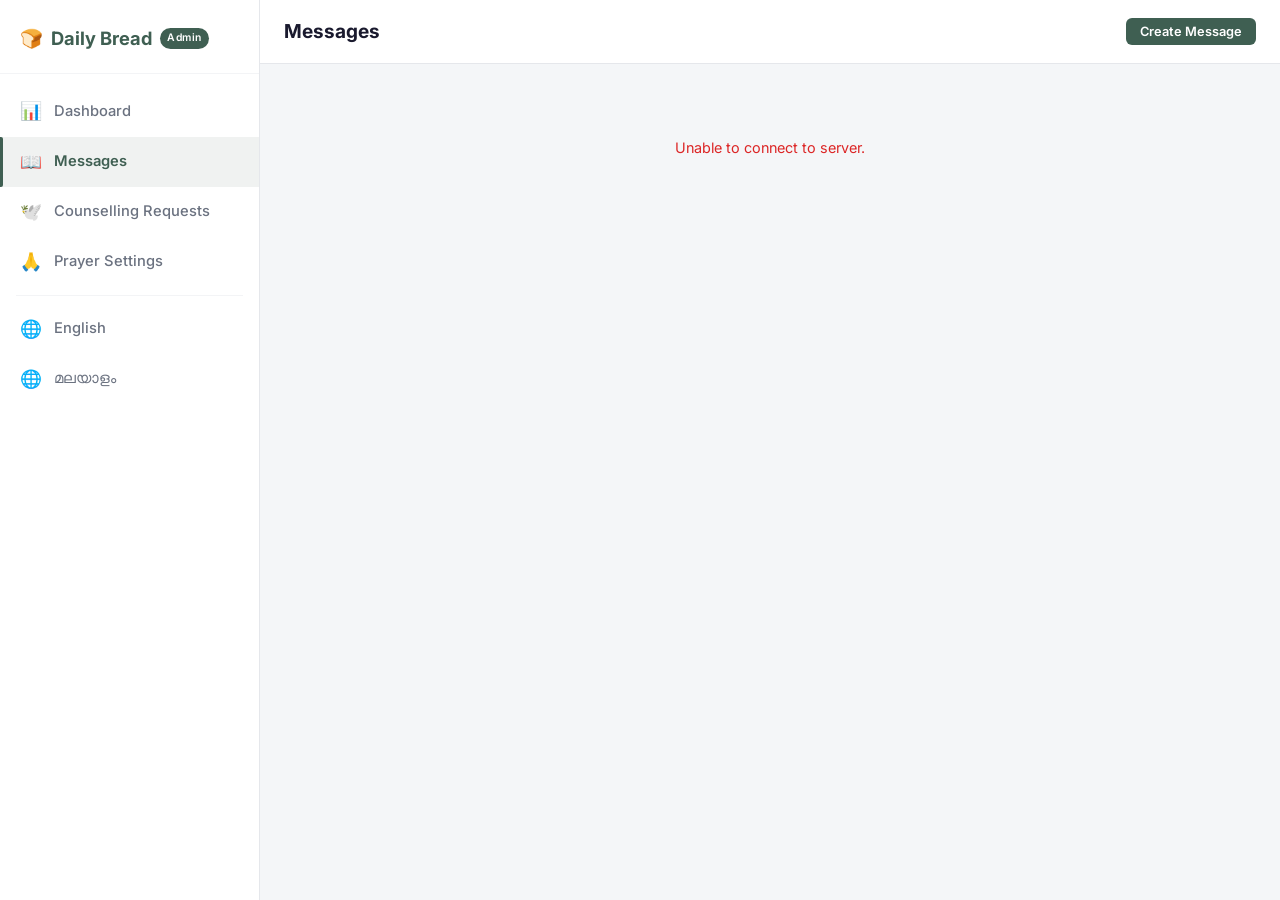
<file: messages.html>
<!DOCTYPE html>
<html lang="en">
<head>
  <meta charset="UTF-8">
  <meta name="viewport" content="width=device-width, initial-scale=1.0">
  <meta name="robots" content="noindex, nofollow">
  <title>Daily Bread — Messages</title>
  <link rel="preconnect" href="https://fonts.googleapis.com">
  <link rel="preconnect" href="https://fonts.gstatic.com" crossorigin>
  <link href="https://fonts.googleapis.com/css2?family=Inter:wght@300;400;500;600;700&family=Noto+Sans+Malayalam:wght@300;400;500;600;700&display=swap" rel="stylesheet">
  <link rel="stylesheet" href="css/main.css">
  <link rel="stylesheet" href="css/components.css">
  <!-- Mobile & PWA -->
  <meta name="theme-color" content="#2E4A3E">
  <meta name="mobile-web-app-capable" content="yes">
  <meta name="apple-mobile-web-app-capable" content="yes">
  <meta name="apple-mobile-web-app-status-bar-style" content="default">
  <link rel="icon" type="image/png" href="assets/favicon.png">
  <link rel="apple-touch-icon" href="assets/apple-touch-icon.png">
  <link rel="manifest" href="manifest.json">
  <style>
    /* ── Messages page mobile overrides ───────────────────────── */

    /* Action bar sits just below the header, above the list */
    .msg-action-bar {
      display: flex;
      align-items: center;
      gap: 10px;
      padding: 12px 0 4px;
      margin-bottom: 12px;
    }
    .msg-action-bar .btn-create {
      flex: 1;
    }

    /* Message card — mobile-card style (stacked layout) */
    .msg-card {
      background: var(--card-bg);
      border: 1px solid var(--border);
      border-radius: var(--radius-md);
      margin-bottom: 10px;
      overflow: hidden;
      transition: box-shadow 0.15s;
    }
    .msg-card:hover, .msg-card:focus-within {
      box-shadow: var(--shadow-md);
    }
    .msg-card-body {
      padding: 14px 16px 10px;
    }
    .msg-card-title {
      font-size: 0.97rem;
      font-weight: 700;
      color: var(--text);
      margin-bottom: 5px;
      line-height: 1.4;
      /* Allow wrapping on mobile */
      white-space: normal;
      word-break: break-word;
    }
    .msg-card-preview {
      font-size: 0.83rem;
      color: var(--text-muted);
      line-height: 1.5;
      margin-bottom: 8px;
      display: -webkit-box;
      -webkit-line-clamp: 2;
      -webkit-box-orient: vertical;
      overflow: hidden;
    }
    .msg-card-meta {
      display: flex;
      align-items: center;
      gap: 7px;
      flex-wrap: wrap;
      margin-bottom: 10px;
    }
    .msg-card-date {
      font-size: 0.72rem;
      color: var(--text-light);
    }

    /* Action row at bottom of each card — full-width touch targets */
    .msg-card-actions {
      display: flex;
      border-top: 1px solid var(--border-light);
    }
    .msg-card-action-btn {
      flex: 1;
      display: flex;
      align-items: center;
      justify-content: center;
      gap: 5px;
      padding: 12px 8px;
      font-size: 0.82rem;
      font-weight: 600;
      color: var(--text-muted);
      background: none;
      border: none;
      cursor: pointer;
      transition: background 0.15s, color 0.15s;
      border-right: 1px solid var(--border-light);
      touch-action: manipulation;
      min-height: 48px;
    }
    .msg-card-action-btn:last-child { border-right: none; }
    .msg-card-action-btn:hover, .msg-card-action-btn:active {
      background: var(--bg-alt);
    }
    .msg-card-action-btn.publish  { color: var(--primary); }
    .msg-card-action-btn.unpublish{ color: var(--text-muted); }
    .msg-card-action-btn.delete   { color: var(--error); }
    .msg-card-action-btn.delete:hover { background: var(--error-bg); }

    /* Floating Action Button */
    .fab {
      position: fixed;
      bottom: 24px;
      right: 20px;
      width: 56px;
      height: 56px;
      border-radius: 50%;
      background: var(--primary);
      color: white;
      font-size: 1.6rem;
      display: none;  /* shown only on mobile via media query */
      align-items: center;
      justify-content: center;
      box-shadow: 0 4px 16px rgba(63,95,82,0.4);
      border: none;
      cursor: pointer;
      z-index: 200;
      transition: transform 0.15s, box-shadow 0.15s;
      touch-action: manipulation;
    }
    .fab:active { transform: scale(0.93); box-shadow: 0 2px 8px rgba(63,95,82,0.3); }

    /* On mobile: show FAB, simplify action bar, add bottom padding for FAB */
    @media (max-width: 768px) {
      .fab { display: flex; }

      /* Hide "Create Message" from action bar on mobile — FAB handles it */
      .msg-action-bar .btn-create { display: none; }

      /* Delete All full width when create is hidden */
      .msg-action-bar {
        padding: 10px 0 2px;
      }
      #delete-all-btn {
        width: 100%;
        justify-content: center;
      }

      /* Extra bottom padding so FAB doesn't cover last card */
      .page-body { padding-bottom: 88px !important; }

      /* Safe area bottom padding for notched phones */
      .fab {
        bottom: calc(20px + env(safe-area-inset-bottom, 0));
      }
    }

    @media (max-width: 480px) {
      .msg-card-body { padding: 12px 14px 8px; }
      .msg-card-action-btn { font-size: 0.78rem; padding: 11px 4px; }
    }
  </style>
</head>
<body>
  <div class="drawer-overlay" id="drawer-overlay"></div>

  <!-- Create/Edit Slide Panel -->
  <div class="slide-panel-backdrop" id="msg-panel-backdrop"></div>
  <div class="slide-panel" id="msg-panel" role="dialog" aria-modal="true" aria-labelledby="panel-title">
    <div class="slide-panel-header">
      <h2 class="slide-panel-title" id="panel-title" data-i18n="createMessage">Create Message</h2>
      <button class="slide-panel-close" id="panel-close" aria-label="Close">✕</button>
    </div>
    <div class="slide-panel-body">
      <form id="msg-form">
        <div class="form-group">
          <label class="form-label" for="msg-title">
            <span data-i18n="title">Title</span>
            <span style="font-size:0.75rem;color:var(--text-muted);margin-left:6px" data-i18n="titleOptional">Optional</span>
          </label>
          <input class="form-input" type="text" id="msg-title" maxlength="200">
        </div>

        <div class="form-group">
          <label class="form-label" for="msg-content">
            <span data-i18n="content">Content</span>
            <span class="form-required">*</span>
          </label>
          <textarea class="form-textarea" id="msg-content" rows="6" maxlength="10000" required></textarea>
        </div>

        <div class="form-group">
          <label class="form-label" for="msg-reference">
            <span data-i18n="bibleReference">Bible Reference</span>
          </label>
          <input class="form-input" type="text" id="msg-reference" placeholder="e.g. Psalm 46:10" maxlength="200">
        </div>

        <div class="form-group">
          <label class="form-label" data-i18n="contentLang">Content Language</label>
          <div class="radio-group">
            <label class="radio-option">
              <input type="radio" name="language" id="lang-en" value="en" checked>
              <span data-i18n="english">English</span>
            </label>
            <label class="radio-option">
              <input type="radio" name="language" id="lang-ml" value="ml">
              <span data-i18n="malayalam">Malayalam</span>
            </label>
          </div>
          <!-- Hidden select that JS reads -->
          <select id="msg-language" style="display:none">
            <option value="en">English</option>
            <option value="ml">Malayalam</option>
          </select>
        </div>

        <div class="form-group">
          <div class="toggle-wrap">
            <label class="toggle">
              <input type="checkbox" id="publish-toggle">
              <span class="toggle-slider"></span>
            </label>
            <span class="toggle-label" data-i18n="publishNow">Publish Now</span>
          </div>
        </div>
      </form>
    </div>
    <div class="slide-panel-footer">
      <button class="btn btn-ghost" onclick="window.closePanel()">Cancel</button>
      <button class="btn btn-primary" id="panel-save-btn" type="submit" form="msg-form" data-i18n="save">Save</button>
    </div>
  </div>

  <div class="admin-layout">
    <aside class="sidebar" id="sidebar">
      <div class="sidebar-header">
        <div class="sidebar-logo">🍞 <span data-i18n="appName">Daily Bread</span> <span class="sidebar-badge" data-i18n="adminBadge">Admin</span></div>
      </div>
      <nav class="sidebar-nav">
        <a href="index.html"><span class="nav-icon">📊</span> <span data-i18n="dashboard">Dashboard</span></a>
        <a href="messages.html" class="active"><span class="nav-icon">📖</span> <span data-i18n="messages">Messages</span></a>
        <a href="counselling.html"><span class="nav-icon">🕊️</span> <span data-i18n="counsellingRequests">Counselling Requests</span><span class="nav-badge" id="counselling-badge" style="display:none"></span></a>
        <a href="prayer.html"><span class="nav-icon">🙏</span> <span data-i18n="prayerSettings">Prayer Settings</span></a>
        <div class="nav-divider"></div>
        <a href="#" onclick="window.switchLanguage('en');return false;"><span class="nav-icon">🌐</span> English</a>
        <a href="#" onclick="window.switchLanguage('ml');return false;"><span class="nav-icon">🌐</span> മലയാളം</a>
      </nav>
    </aside>

    <div class="main-content">
      <header class="top-header">
        <button class="hamburger-btn" id="hamburger-btn" aria-label="Open menu"><span></span><span></span><span></span></button>
        <h1 data-i18n="messages">Messages</h1>
        <!-- Desktop-only: action buttons in header -->
        <div class="msg-header-actions-desktop" style="display:flex;gap:8px">
          <button class="btn btn-danger btn-sm" id="delete-all-btn-desktop" style="display:none" data-i18n="deleteAll">Delete All</button>
          <button class="btn btn-primary btn-sm" id="create-msg-btn-desktop" data-i18n="createMessage">+ Create Message</button>
        </div>
      </header>

      <div class="page-body">
        <!-- Mobile-only action bar (sits just below header) -->
        <div class="msg-action-bar" id="msg-action-bar">
          <button class="btn btn-primary btn-create" id="create-msg-btn" data-i18n="createMessage">
            ✏️ Create Message
          </button>
          <button class="btn btn-danger" id="delete-all-btn" style="display:none" data-i18n="deleteAll">🗑️ Delete All</button>
        </div>

        <!-- Messages list -->
        <div id="messages-list">
          <div style="padding:32px;text-align:center;color:var(--text-muted)">Loading...</div>
        </div>
      </div>
    </div>
  </div>

  <!-- Floating Action Button (mobile only) -->
  <button class="fab" id="fab-create-btn" aria-label="Create Message" title="Create Message">＋</button>

  <script type="module">
    // Sync radio buttons with hidden select
    document.querySelectorAll('input[name="language"]').forEach(radio => {
      radio.addEventListener('change', () => {
        document.getElementById('msg-language').value = radio.value;
      });
    });
    window.closePanel = function() {
      import('./js/app.js').then(({ closeSlidePanel }) => closeSlidePanel('msg-panel'));
    };
  </script>
  <script type="module" src="js/messages.js"></script>
</body>
</html>
</file>
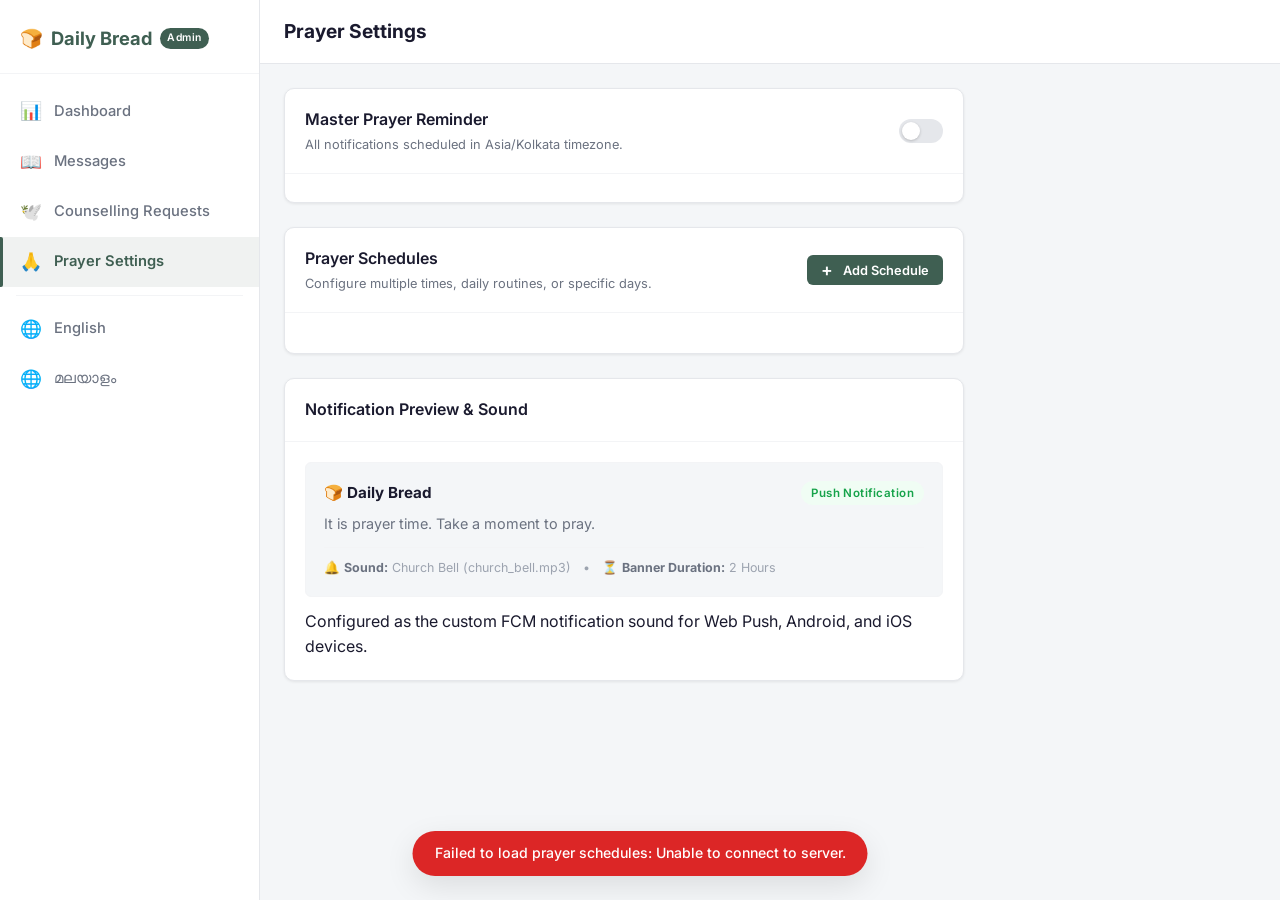
<file: prayer.html>
<!DOCTYPE html>
<html lang="en">
<head>
  <meta charset="UTF-8">
  <meta name="viewport" content="width=device-width, initial-scale=1.0">
  <meta name="robots" content="noindex, nofollow">
  <title>Daily Bread — Prayer Settings</title>
  <link rel="preconnect" href="https://fonts.googleapis.com">
  <link rel="preconnect" href="https://fonts.gstatic.com" crossorigin>
  <link href="https://fonts.googleapis.com/css2?family=Inter:wght@300;400;500;600;700&family=Noto+Sans+Malayalam:wght@300;400;500;600;700&display=swap" rel="stylesheet">
  <link rel="stylesheet" href="css/main.css">
  <link rel="stylesheet" href="css/components.css">
  <!-- Mobile & PWA -->
  <meta name="theme-color" content="#2E4A3E">
  <meta name="mobile-web-app-capable" content="yes">
  <meta name="apple-mobile-web-app-capable" content="yes">
  <meta name="apple-mobile-web-app-status-bar-style" content="default">
  <link rel="icon" type="image/png" href="assets/favicon.png">
  <link rel="apple-touch-icon" href="assets/apple-touch-icon.png">
  <link rel="manifest" href="manifest.json">
</head>
<body>
  <div class="drawer-overlay" id="drawer-overlay"></div>

  <div class="admin-layout">
    <aside class="sidebar" id="sidebar">
      <div class="sidebar-header">
        <div class="sidebar-logo">🍞 <span data-i18n="appName">Daily Bread</span> <span class="sidebar-badge" data-i18n="adminBadge">Admin</span></div>
      </div>
      <nav class="sidebar-nav">
        <a href="index.html"><span class="nav-icon">📊</span> <span data-i18n="dashboard">Dashboard</span></a>
        <a href="messages.html"><span class="nav-icon">📖</span> <span data-i18n="messages">Messages</span></a>
        <a href="counselling.html"><span class="nav-icon">🕊️</span> <span data-i18n="counsellingRequests">Counselling Requests</span><span class="nav-badge" id="counselling-badge" style="display:none"></span></a>
        <a href="prayer.html" class="active"><span class="nav-icon">🙏</span> <span data-i18n="prayerSettings">Prayer Settings</span></a>
        <div class="nav-divider"></div>
        <a href="#" onclick="window.switchLanguage('en');return false;"><span class="nav-icon">🌐</span> English</a>
        <a href="#" onclick="window.switchLanguage('ml');return false;"><span class="nav-icon">🌐</span> മലയാളം</a>
      </nav>
    </aside>

    <div class="main-content">
      <header class="top-header">
        <button class="hamburger-btn" id="hamburger-btn" aria-label="Open menu"><span></span><span></span><span></span></button>
        <h1 data-i18n="prayerSettings">Prayer Settings</h1>
        <div></div>
      </header>

      <div class="page-body">
        <div style="display:flex;flex-direction:column;gap:24px;max-width:680px">

          <!-- Master Toggle Card -->
          <div class="card">
            <div class="card-header" style="display:flex;align-items:center;justify-content:space-between">
              <div>
                <h2 data-i18n="masterPrayerSettings">Master Prayer Reminder</h2>
                <div style="font-size:0.8rem;color:var(--text-muted);margin-top:2px" data-i18n="timezoneNote">All notifications scheduled in Asia/Kolkata timezone.</div>
              </div>
              <div class="toggle-wrap" style="margin:0">
                <label class="toggle">
                  <input type="checkbox" id="prayer-enabled-toggle">
                  <span class="toggle-slider"></span>
                </label>
              </div>
            </div>
            <div class="card-body" style="padding-top:8px">
              <div class="form-hint" id="prayer-status-msg" style="margin:0;font-size:0.88rem"></div>
            </div>
          </div>

          <!-- Multiple Schedules Card -->
          <div class="card">
            <div class="card-header" style="display:flex;align-items:center;justify-content:space-between">
              <div>
                <h2 data-i18n="prayerSchedules">Prayer Schedules</h2>
                <div style="font-size:0.8rem;color:var(--text-muted);margin-top:2px">Configure multiple times, daily routines, or specific days.</div>
              </div>
              <button class="btn btn-primary btn-sm" id="add-schedule-btn">
                <span style="font-size:1.1rem;line-height:1;margin-right:4px">+</span> <span data-i18n="addSchedule">Add Schedule</span>
              </button>
            </div>
            <div class="card-body">
              <div class="schedule-list" id="schedules-list"></div>

              <div class="empty-state" id="schedules-empty" style="display:none">
                <div class="empty-icon">🙏</div>
                <p data-i18n="noSchedules">No prayer schedules configured yet.</p>
              </div>
            </div>
          </div>

          <!-- Notification Preview Card -->
          <div class="card">
            <div class="card-header">
              <h2>Notification Preview & Sound</h2>
            </div>
            <div class="card-body">
              <div style="background:var(--bg);border-radius:var(--radius-sm);padding:18px;border:1px solid var(--border-light)">
                <div style="display:flex;align-items:center;justify-content:space-between;margin-bottom:8px">
                  <div style="font-weight:700;font-size:0.95rem;color:var(--text)">🍞 Daily Bread</div>
                  <span class="badge badge-published" style="font-size:0.72rem">Push Notification</span>
                </div>
                <div style="font-size:0.9rem;color:var(--text-muted);line-height:1.5">It is prayer time. Take a moment to pray.</div>
                <div style="display:flex;align-items:center;gap:12px;margin-top:12px;padding-top:10px;border-top:1px solid var(--border-light);font-size:0.78rem;color:var(--text-light)">
                  <span>🔔 <strong style="color:var(--text-muted)">Sound:</strong> Church Bell (church_bell.mp3)</span>
                  <span>•</span>
                  <span>⏳ <strong style="color:var(--text-muted)">Banner Duration:</strong> 2 Hours</span>
                </div>
              </div>
              <div class="form-hint" style="margin-top:12px">
                Configured as the custom FCM notification sound for Web Push, Android, and iOS devices.
              </div>
            </div>
          </div>

        </div>
      </div>
    </div>
  </div>

  <!-- Slide Panel: Add / Edit Schedule -->
  <div class="slide-panel-backdrop" id="schedule-panel-backdrop"></div>
  <div class="slide-panel" id="schedule-panel">
    <div class="slide-panel-header">
      <h3 class="slide-panel-title" id="schedule-panel-title" data-i18n="addSchedule">Add Schedule</h3>
      <button class="btn btn-ghost slide-panel-close" id="schedule-panel-close" aria-label="Close">✕</button>
    </div>
    <div class="slide-panel-body">
      <form id="schedule-form">
        <input type="hidden" id="sched-id">

        <!-- 12-Hour Time Picker -->
        <div class="form-group">
          <label class="form-label" data-i18n="time">Time (12-hour format)</label>
          <div class="time-picker-12">
            <select id="sched-hour" class="form-input time-select" aria-label="Hour">
              <option value="1">1</option>
              <option value="2">2</option>
              <option value="3">3</option>
              <option value="4">4</option>
              <option value="5">5</option>
              <option value="6">6</option>
              <option value="7">7</option>
              <option value="8">8</option>
              <option value="9" selected>9</option>
              <option value="10">10</option>
              <option value="11">11</option>
              <option value="12">12</option>
            </select>
            <span class="time-sep">:</span>
            <select id="sched-minute" class="form-input time-select" aria-label="Minute">
              <option value="00" selected>00</option>
              <option value="05">05</option>
              <option value="10">10</option>
              <option value="15">15</option>
              <option value="20">20</option>
              <option value="25">25</option>
              <option value="30">30</option>
              <option value="35">35</option>
              <option value="40">40</option>
              <option value="45">45</option>
              <option value="50">50</option>
              <option value="55">55</option>
            </select>
            <select id="sched-period" class="form-input time-select" aria-label="AM or PM">
              <option value="AM">AM</option>
              <option value="PM" selected>PM</option>
            </select>
          </div>
          <div class="form-hint" id="sched-time-preview" style="font-weight:600;color:var(--primary);margin-top:6px">Selected: 9:00 PM</div>
        </div>

        <!-- Repeat Type -->
        <div class="form-group">
          <label class="form-label" for="sched-type" data-i18n="repeat">Repeat</label>
          <select id="sched-type" class="form-input">
            <option value="daily" data-i18n="everyDay">Every Day</option>
            <option value="weekly" data-i18n="selectedDays">Selected Days of Week</option>
            <option value="once" data-i18n="once">Once</option>
          </select>
        </div>

        <!-- Days Selection (when weekly) -->
        <div class="form-group" id="sched-days-wrap" style="display:none">
          <label class="form-label" data-i18n="selectDays">Select Days</label>
          <div class="days-chips" id="sched-days-chips">
            <button type="button" class="day-chip active" data-day="0">S</button>
            <button type="button" class="day-chip active" data-day="1">M</button>
            <button type="button" class="day-chip active" data-day="2">T</button>
            <button type="button" class="day-chip active" data-day="3">W</button>
            <button type="button" class="day-chip active" data-day="4">T</button>
            <button type="button" class="day-chip active" data-day="5">F</button>
            <button type="button" class="day-chip active" data-day="6">S</button>
          </div>
          <div class="form-hint">Click on days to toggle them.</div>
        </div>

        <!-- Specific Date (when once) -->
        <div class="form-group" id="sched-date-wrap" style="display:none">
          <label class="form-label" for="sched-date" data-i18n="date">Date</label>
          <input type="date" id="sched-date" class="form-input" style="max-width:220px">
        </div>

        <!-- Optional Label -->
        <div class="form-group">
          <label class="form-label" for="sched-label" data-i18n="label">Description / Label</label>
          <input type="text" id="sched-label" class="form-input" placeholder="e.g. Evening Intercession (optional)" maxlength="100">
        </div>

        <!-- Enable Switch -->
        <div class="form-group" style="margin-top:16px">
          <div class="toggle-wrap">
            <label class="toggle">
              <input type="checkbox" id="sched-enabled" checked>
              <span class="toggle-slider"></span>
            </label>
            <span class="toggle-label" data-i18n="enableSchedule">Enable this schedule</span>
          </div>
        </div>
      </form>
    </div>
    <div class="slide-panel-footer">
      <button type="button" class="btn btn-secondary" id="schedule-cancel-btn" data-i18n="cancel">Cancel</button>
      <button type="submit" form="schedule-form" class="btn btn-primary" id="schedule-save-btn" data-i18n="save">Save</button>
    </div>
  </div>

  <!-- Delete Confirmation Dialog -->
  <div class="dialog-backdrop" id="delete-dialog-backdrop">
    <div class="dialog" id="delete-dialog">
      <h3 data-i18n="deleteSchedule">Delete Prayer Schedule</h3>
      <p data-i18n="confirmDeleteSchedule">Are you sure you want to delete this prayer schedule?</p>
      <div class="dialog-actions">
        <button class="btn btn-secondary" id="cancel-delete-btn" data-i18n="cancel">Cancel</button>
        <button class="btn btn-danger" id="confirm-delete-btn" data-i18n="delete">Delete</button>
      </div>
    </div>
  </div>

  <script type="module" src="js/prayer.js"></script>
</body>
</html>
</file>
<file: css/main.css>
/* ============================================================
   Daily Bread — Admin App — Main CSS
   ============================================================ */

@import url('https://fonts.googleapis.com/css2?family=Inter:wght@300;400;500;600;700&family=Noto+Sans+Malayalam:wght@300;400;500;600;700&display=swap');

:root {
  --bg:           #F4F6F8;
  --bg-alt:       #ECEEF1;
  --primary:      #3F5F52;
  --primary-dark: #2E4A3E;
  --primary-light:#5A8070;
  --accent:       #D8C7A3;
  --text:         #1A1A2E;
  --text-muted:   #6B7280;
  --text-light:   #9CA3AF;
  --card-bg:      #FFFFFF;
  --border:       #E5E7EB;
  --border-light: #F3F4F6;
  --error:        #DC2626;
  --error-bg:     #FEF2F2;
  --success:      #16A34A;
  --success-bg:   #F0FDF4;
  --warning:      #D97706;
  --warning-bg:   #FFFBEB;
  --unread-dot:   #EF4444;
  --viewed-dot:   #22C55E;
  --shadow-sm:    0 1px 3px rgba(0,0,0,0.08);
  --shadow-md:    0 4px 12px rgba(0,0,0,0.08);
  --shadow-lg:    0 10px 30px rgba(0,0,0,0.10);
  --radius-sm:    6px;
  --radius-md:    10px;
  --radius-lg:    16px;
  --radius-full:  9999px;
  --transition:   0.18s ease;
  --sidebar-w:    260px;
  --header-h:     64px;
  --font:         'Inter', system-ui, sans-serif;
  --font-ml:      'Noto Sans Malayalam', 'Inter', sans-serif;
}

/* ─── Reset ──────────────────────────────────────────────────── */
*, *::before, *::after { box-sizing: border-box; margin: 0; padding: 0; }
html { font-size: 16px; scroll-behavior: smooth; }
body { font-family: var(--font); background: var(--bg); color: var(--text); line-height: 1.6; min-height: 100vh; overflow-x: hidden; }
body.lang-ml { font-family: var(--font-ml); }
img { max-width: 100%; display: block; }
button { cursor: pointer; border: none; background: none; font-family: inherit; }
input, textarea, select { font-family: inherit; }
a { color: var(--primary); text-decoration: none; }

/* ─── Admin Layout ───────────────────────────────────────────── */
.admin-layout { display: flex; min-height: 100vh; }

/* ─── Sidebar (desktop) ──────────────────────────────────────── */
.sidebar {
  width: var(--sidebar-w);
  background: var(--card-bg);
  border-right: 1px solid var(--border);
  display: flex;
  flex-direction: column;
  position: fixed;
  top: 0; left: 0; bottom: 0;
  z-index: 100;
  transition: transform 0.28s cubic-bezier(0.4, 0, 0.2, 1);
  overflow-y: auto;
}

.sidebar-header {
  padding: 24px 20px 20px;
  border-bottom: 1px solid var(--border-light);
}
.sidebar-logo { font-size: 1.15rem; font-weight: 700; color: var(--primary); display: flex; align-items: center; gap: 8px; }
.sidebar-badge { font-size: 0.65rem; background: var(--primary); color: white; padding: 2px 7px; border-radius: var(--radius-full); font-weight: 600; letter-spacing: 0.05em; }

.sidebar-nav { flex: 1; padding: 12px 0; }
.sidebar-nav a {
  display: flex;
  align-items: center;
  gap: 12px;
  padding: 11px 20px;
  font-size: 0.92rem;
  font-weight: 500;
  color: var(--text-muted);
  transition: all var(--transition);
  border-radius: 0;
  position: relative;
}
.sidebar-nav a:hover { background: var(--bg-alt); color: var(--text); }
.sidebar-nav a.active {
  background: rgba(63, 95, 82, 0.08);
  color: var(--primary);
  font-weight: 600;
}
.sidebar-nav a.active::before {
  content: '';
  position: absolute;
  left: 0; top: 0; bottom: 0;
  width: 3px;
  background: var(--primary);
  border-radius: 0 2px 2px 0;
}
.nav-icon { font-size: 1.1rem; width: 22px; text-align: center; }
.nav-badge {
  margin-left: auto;
  background: var(--error);
  color: white;
  font-size: 0.7rem;
  font-weight: 700;
  min-width: 20px;
  height: 20px;
  border-radius: 10px;
  display: flex;
  align-items: center;
  justify-content: center;
  padding: 0 5px;
}
.nav-divider { height: 1px; background: var(--border-light); margin: 8px 16px; }

.sidebar-footer { padding: 16px 20px; border-top: 1px solid var(--border-light); }
.sidebar-footer .admin-email { font-size: 0.78rem; color: var(--text-muted); margin-bottom: 10px; word-break: break-all; }

/* ─── Mobile action bar: hidden on desktop (desktop uses header buttons) ── */
@media (min-width: 769px) {
  .msg-action-bar { display: none !important; }
  .fab { display: none !important; }
}


/* ─── Main Content ───────────────────────────────────────────── */
.main-content {
  margin-left: var(--sidebar-w);
  flex: 1;
  display: flex;
  flex-direction: column;
  min-height: 100vh;
}

/* ─── Top Header ─────────────────────────────────────────────── */
.top-header {
  height: var(--header-h);
  background: var(--card-bg);
  border-bottom: 1px solid var(--border);
  display: flex;
  align-items: center;
  justify-content: space-between;
  padding: 0 24px;
  position: sticky;
  top: 0;
  z-index: 50;
}
.top-header h1 { font-size: 1.2rem; font-weight: 700; color: var(--text); }
.hamburger-btn {
  display: none;
  width: 44px; height: 44px;
  flex-direction: column;
  justify-content: center;
  align-items: center;
  gap: 5px;
  border-radius: var(--radius-sm);
}
.hamburger-btn span { display: block; width: 22px; height: 2px; background: var(--text); border-radius: 2px; }

/* ─── Page Body ──────────────────────────────────────────────── */
.page-body { padding: 24px; flex: 1; max-width: 1100px; }

/* ─── Cards ──────────────────────────────────────────────────── */
.card {
  background: var(--card-bg);
  border-radius: var(--radius-md);
  border: 1px solid var(--border);
  box-shadow: var(--shadow-sm);
}
.card-header {
  padding: 18px 20px;
  border-bottom: 1px solid var(--border-light);
  display: flex;
  align-items: center;
  justify-content: space-between;
}
.card-header h2 { font-size: 1rem; font-weight: 600; color: var(--text); }
.card-body { padding: 20px; }

/* ─── Stats Grid ─────────────────────────────────────────────── */
.stats-grid {
  display: grid;
  grid-template-columns: repeat(auto-fit, minmax(180px, 1fr));
  gap: 16px;
  margin-bottom: 24px;
}
.stat-card {
  background: var(--card-bg);
  border: 1px solid var(--border);
  border-radius: var(--radius-md);
  padding: 20px;
  display: flex;
  flex-direction: column;
  gap: 8px;
}
.stat-icon { font-size: 1.6rem; }
.stat-label { font-size: 0.78rem; color: var(--text-muted); font-weight: 500; text-transform: uppercase; letter-spacing: 0.06em; }
.stat-value { font-size: 1.6rem; font-weight: 700; color: var(--text); line-height: 1; }
.stat-sub { font-size: 0.78rem; color: var(--text-muted); }
.stat-ok   { color: var(--success); }
.stat-warn { color: var(--warning); }
.stat-err  { color: var(--error); }

/* ─── Overlay / Drawer on Mobile ─────────────────────────────── */
.drawer-overlay {
  display: none;
  position: fixed;
  inset: 0;
  background: rgba(0,0,0,0.4);
  z-index: 99;
}


/* ─── Toast ──────────────────────────────────────────────────── */
.toast {
  position: fixed;
  bottom: 24px;
  left: 50%;
  transform: translateX(-50%) translateY(100px);
  background: var(--text);
  color: white;
  padding: 11px 22px;
  border-radius: var(--radius-full);
  font-size: 0.88rem;
  font-weight: 500;
  z-index: 500;
  transition: transform 0.3s cubic-bezier(0.34, 1.56, 0.64, 1);
  white-space: nowrap;
  box-shadow: var(--shadow-lg);
}
.toast.show { transform: translateX(-50%) translateY(0); }
.toast.success { background: var(--success); }
.toast.error   { background: var(--error); }

/* ─── Skeleton ────────────────────────────────────────────────── */
.skeleton {
  background: linear-gradient(90deg, var(--bg-alt) 25%, var(--border-light) 50%, var(--bg-alt) 75%);
  background-size: 200% 100%;
  animation: shimmer 1.5s infinite;
  border-radius: var(--radius-sm);
}
@keyframes shimmer { 0%{background-position:200% 0} 100%{background-position:-200% 0} }

/* ─── Touch Improvements (all devices) ───────────────────────── */
button, a, input, select, textarea {
  touch-action: manipulation;
}
/* Smooth momentum scrolling on iOS */
.sidebar, .main-content, .slide-panel, .page-body {
  -webkit-overflow-scrolling: touch;
}

/* ─── Responsive — Tablet (≤ 768px) ─────────────────────────── */
@media (max-width: 768px) {
  /* Hide desktop header action buttons — mobile uses action bar + FAB */
  .msg-header-actions-desktop { display: none !important; }
  /* Sidebar becomes a slide-out drawer */
  .sidebar {
    transform: translateX(-100%);
    box-shadow: none;
  }
  .sidebar.open {
    transform: translateX(0);
    box-shadow: var(--shadow-lg);
  }
  /* Drawer overlay visible and interactive when sidebar is open */
  .drawer-overlay {
    display: block;
    opacity: 0;
    pointer-events: none;
    transition: opacity 0.25s;
  }
  .drawer-overlay.open { opacity: 1; pointer-events: all; }

  /* Main content fills full width */
  .main-content { margin-left: 0; }

  /* Show hamburger button */
  .hamburger-btn { display: flex; }

  /* Increase hamburger hit target */
  .hamburger-btn {
    width: 48px; height: 48px;
    gap: 5px;
  }

  /* Tighter page padding */
  .page-body {
    padding: 14px 12px;
    max-width: 100% !important;
  }
  .top-header {
    padding: 0 12px;
    height: 56px;
  }
  .top-header h1 { font-size: 1.05rem; }

  /* Stats grid: 2-column on tablet */
  .stats-grid {
    grid-template-columns: repeat(2, 1fr);
    gap: 10px;
    margin-bottom: 16px;
  }

  /* Smaller stat cards */
  .stat-card { padding: 14px; }
  .stat-value { font-size: 1.35rem; }

  /* Card header wraps on narrow screens */
  .card-header {
    flex-wrap: wrap;
    gap: 10px;
    padding: 14px 16px;
  }
  .card-body { padding: 14px 16px; }

  /* Schedule cards stack info and actions */
  .schedule-card {
    flex-wrap: wrap;
    gap: 10px;
  }

  /* Form rows go single column */
  .form-row { grid-template-columns: 1fr; gap: 0; }

  /* Slide panel full width on mobile */
  .slide-panel { max-width: 100%; }

  /* Larger touch targets for interactive elements */
  .btn { min-height: 44px; }
  .form-input, .form-textarea, .form-select {
    min-height: 48px;
    font-size: 1rem; /* Prevents iOS zoom on focus */
  }
  .day-chip { width: 40px; height: 40px; }

  /* Time picker wraps gracefully */
  .time-picker-12 { flex-wrap: wrap; gap: 6px; max-width: 100%; }
  .time-select { flex: 1; min-width: 70px; }

  /* Dialog full-width on mobile */
  .dialog-backdrop { padding: 16px; }
  .dialog { padding: 20px 16px; }

  /* Filter tabs scroll horizontally */
  .filter-tabs { overflow-x: auto; width: 100%; scrollbar-width: none; -webkit-overflow-scrolling: touch; }
  .filter-tabs::-webkit-scrollbar { display: none; }

  /* Messages list: tighten padding */
  .msg-item { padding: 12px 14px; gap: 10px; }
  .counselling-item { padding: 12px 14px; }

  /* Pagination buttons easier to tap */
  .page-btn { padding: 9px 14px; min-height: 40px; }
}

/* ─── Responsive — Small Phones (≤ 480px) ───────────────────── */
@media (max-width: 480px) {
  /* Single column stats */
  .stats-grid { grid-template-columns: 1fr; }

  /* Full-bleed cards */
  .card { border-radius: var(--radius-sm); }

  /* Tighter schedule card */
  .schedule-card { padding: 12px 14px; }
  .schedule-time { font-size: 1.15rem; }

  /* Action buttons stack vertically */
  .schedule-actions { width: 100%; justify-content: flex-end; }

  /* Slide panel footer stack */
  .slide-panel-footer { flex-direction: column-reverse; }
  .slide-panel-footer .btn { width: 100%; justify-content: center; }

  /* Message list items wrap actions below */
  .msg-item { flex-direction: column; gap: 8px; }
  .msg-item-actions { width: 100%; justify-content: flex-end; }

  /* Smaller prayer time display */
  .prayer-time-display { font-size: 2.2rem; }

  /* Bottom safe-area for notched phones */
  .main-content { padding-bottom: env(safe-area-inset-bottom, 0); }
  .slide-panel-footer { padding-bottom: calc(16px + env(safe-area-inset-bottom, 0)); }
}
</file>
<file: css/components.css>
/* ============================================================
   Daily Bread — Admin App — Components CSS
   Tables, Forms, Buttons, Dialogs, Status Badges, Filters
   ============================================================ */

/* ─── Buttons ───────────────────────────────────────────────── */
.btn {
  display: inline-flex;
  align-items: center;
  justify-content: center;
  gap: 6px;
  padding: 9px 20px;
  border-radius: var(--radius-sm);
  font-size: 0.88rem;
  font-weight: 600;
  transition: all 0.18s ease;
  cursor: pointer;
  border: none;
  white-space: nowrap;
}
.btn-primary   { background: var(--primary); color: white; }
.btn-primary:hover { background: var(--primary-dark); }
.btn-outline   { background: transparent; color: var(--primary); border: 1.5px solid var(--primary); }
.btn-outline:hover { background: rgba(63,95,82,0.06); }
.btn-danger    { background: var(--error); color: white; }
.btn-danger:hover { background: #b91c1c; }
.btn-ghost     { background: transparent; color: var(--text-muted); padding: 8px 12px; }
.btn-ghost:hover { background: var(--bg-alt); color: var(--text); }
.btn-sm        { padding: 6px 14px; font-size: 0.8rem; }
.btn-full      { width: 100%; }
.btn:disabled  { opacity: 0.55; cursor: not-allowed; pointer-events: none; }
.btn .spinner  { width: 14px; height: 14px; border: 2px solid rgba(255,255,255,0.4); border-top-color: white; border-radius: 50%; animation: spin 0.8s linear infinite; }
@keyframes spin { to { transform: rotate(360deg); } }

/* ─── Form Elements ─────────────────────────────────────────── */
.form-group    { margin-bottom: 16px; }
.form-label    { display: block; font-size: 0.82rem; font-weight: 600; color: var(--text); margin-bottom: 6px; }
.form-required { color: var(--error); margin-left: 2px; }
.form-input, .form-textarea, .form-select {
  width: 100%;
  padding: 10px 14px;
  border: 1.5px solid var(--border);
  border-radius: var(--radius-sm);
  font-size: 0.92rem;
  color: var(--text);
  background: white;
  transition: border-color 0.18s, box-shadow 0.18s;
  outline: none;
}
.form-input:focus, .form-textarea:focus, .form-select:focus {
  border-color: var(--primary);
  box-shadow: 0 0 0 3px rgba(63, 95, 82, 0.1);
}
.form-input.error, .form-textarea.error {
  border-color: var(--error);
}
.form-textarea { resize: vertical; min-height: 120px; line-height: 1.6; }
.form-error-msg { font-size: 0.76rem; color: var(--error); margin-top: 4px; display: none; }
.form-error-msg.show { display: block; }
.form-row { display: grid; grid-template-columns: 1fr 1fr; gap: 14px; }

/* Radio buttons for language */
.radio-group { display: flex; gap: 16px; }
.radio-option { display: flex; align-items: center; gap: 7px; cursor: pointer; font-size: 0.9rem; }
.radio-option input { accent-color: var(--primary); width: 16px; height: 16px; }

/* Toggle switch */
.toggle-wrap { display: flex; align-items: center; gap: 12px; }
.toggle { position: relative; width: 44px; height: 24px; }
.toggle input { opacity: 0; width: 0; height: 0; }
.toggle-slider {
  position: absolute;
  inset: 0;
  background: var(--border);
  border-radius: 24px;
  cursor: pointer;
  transition: background 0.2s;
}
.toggle-slider::before {
  content: '';
  position: absolute;
  width: 18px; height: 18px;
  left: 3px; top: 3px;
  background: white;
  border-radius: 50%;
  transition: transform 0.2s;
  box-shadow: 0 1px 3px rgba(0,0,0,0.2);
}
.toggle input:checked + .toggle-slider { background: var(--primary); }
.toggle input:checked + .toggle-slider::before { transform: translateX(20px); }
.toggle-label { font-size: 0.9rem; font-weight: 500; color: var(--text); }

/* ─── Status Badges ─────────────────────────────────────────── */
.badge {
  display: inline-flex;
  align-items: center;
  gap: 4px;
  padding: 3px 10px;
  border-radius: var(--radius-full);
  font-size: 0.72rem;
  font-weight: 600;
  letter-spacing: 0.04em;
}
.badge-published { background: var(--success-bg); color: var(--success); }
.badge-draft     { background: var(--bg-alt); color: var(--text-muted); }
.badge-en        { background: #EFF6FF; color: #1D4ED8; }
.badge-ml        { background: #FDF4FF; color: #7E22CE; }

/* ─── Status Dot ─────────────────────────────────────────────── */
.status-dot {
  width: 12px; height: 12px;
  border-radius: 50%;
  flex-shrink: 0;
  display: inline-block;
  cursor: pointer;
  transition: transform 0.15s;
}
.status-dot:hover { transform: scale(1.3); }
.status-dot.unread  { background: var(--unread-dot); box-shadow: 0 0 0 3px rgba(239,68,68,0.15); }
.status-dot.viewed  { background: var(--viewed-dot); box-shadow: 0 0 0 3px rgba(34,197,94,0.15); }

/* ─── Message List ───────────────────────────────────────────── */
.msg-list { list-style: none; }
.msg-item {
  padding: 16px 20px;
  border-bottom: 1px solid var(--border-light);
  display: flex;
  align-items: flex-start;
  gap: 14px;
}
.msg-item:last-child { border-bottom: none; }
.msg-item-body { flex: 1; min-width: 0; }
.msg-item-title { font-size: 0.95rem; font-weight: 600; color: var(--text); margin-bottom: 4px; white-space: nowrap; overflow: hidden; text-overflow: ellipsis; }
.msg-item-preview { font-size: 0.82rem; color: var(--text-muted); white-space: nowrap; overflow: hidden; text-overflow: ellipsis; margin-bottom: 8px; }
.msg-item-meta { display: flex; align-items: center; gap: 8px; flex-wrap: wrap; }
.msg-item-actions { display: flex; gap: 6px; flex-shrink: 0; align-items: center; }

/* ─── Filter Tabs ────────────────────────────────────────────── */
.filter-tabs { display: flex; gap: 4px; padding: 4px; background: var(--bg-alt); border-radius: var(--radius-sm); width: fit-content; margin-bottom: 16px; }
.filter-tab {
  padding: 7px 16px;
  border-radius: var(--radius-sm);
  font-size: 0.85rem;
  font-weight: 500;
  color: var(--text-muted);
  transition: all 0.15s;
  cursor: pointer;
  border: none;
  background: none;
}
.filter-tab.active { background: white; color: var(--text); box-shadow: var(--shadow-sm); font-weight: 600; }

/* ─── Counselling List ───────────────────────────────────────── */
.counselling-list { list-style: none; }
.counselling-item {
  padding: 16px 20px;
  border-bottom: 1px solid var(--border-light);
  display: flex;
  align-items: flex-start;
  gap: 14px;
  cursor: pointer;
  transition: background 0.15s;
}
.counselling-item:hover { background: var(--bg-alt); }
.counselling-item:last-child { border-bottom: none; }
.counselling-item.unread { border-left: 3px solid var(--error); }
.counselling-item-body { flex: 1; min-width: 0; }
.counselling-item-name { font-size: 0.95rem; font-weight: 600; color: var(--text); }
.counselling-item-phone { font-size: 0.82rem; color: var(--text-muted); margin-bottom: 4px; }
.counselling-item-preview { font-size: 0.82rem; color: var(--text-muted); overflow: hidden; text-overflow: ellipsis; display: -webkit-box; -webkit-line-clamp: 2; -webkit-box-orient: vertical; }
.counselling-item-date { font-size: 0.72rem; color: var(--text-light); margin-top: 6px; }
.counselling-item-actions { display: flex; gap: 6px; flex-shrink: 0; align-items: center; }

/* ─── Detail Panel ───────────────────────────────────────────── */
.detail-field { margin-bottom: 18px; }
.detail-label { font-size: 0.75rem; font-weight: 600; color: var(--text-muted); text-transform: uppercase; letter-spacing: 0.06em; margin-bottom: 4px; }
.detail-value { font-size: 0.95rem; color: var(--text); line-height: 1.6; }
.detail-phone-link { color: var(--primary); font-weight: 500; }
.detail-phone-link:hover { text-decoration: underline; }

/* ─── Confirmation Dialog ────────────────────────────────────── */
.dialog-backdrop {
  position: fixed;
  inset: 0;
  background: rgba(0,0,0,0.5);
  z-index: 400;
  display: flex;
  align-items: center;
  justify-content: center;
  padding: 24px;
  opacity: 0;
  pointer-events: none;
  transition: opacity 0.2s;
}
.dialog-backdrop.open { opacity: 1; pointer-events: all; }
.dialog {
  background: white;
  border-radius: var(--radius-md);
  padding: 28px 24px;
  max-width: 400px;
  width: 100%;
  box-shadow: var(--shadow-lg);
  transform: scale(0.95);
  transition: transform 0.2s;
}
.dialog-backdrop.open .dialog { transform: scale(1); }
.dialog h3 { font-size: 1.05rem; font-weight: 700; margin-bottom: 8px; }
.dialog p { font-size: 0.88rem; color: var(--text-muted); line-height: 1.6; margin-bottom: 24px; }
.dialog-actions { display: flex; gap: 10px; justify-content: flex-end; }

/* ─── Slide Panel (Create/Edit Message) ──────────────────────── */
.slide-panel-backdrop {
  position: fixed;
  inset: 0;
  background: rgba(0,0,0,0.4);
  z-index: 300;
  opacity: 0;
  pointer-events: none;
  transition: opacity 0.25s;
}
.slide-panel-backdrop.open { opacity: 1; pointer-events: all; }
.slide-panel {
  position: fixed;
  top: 0; right: 0; bottom: 0;
  width: 100%;
  max-width: 520px;
  background: white;
  z-index: 301;
  transform: translateX(100%);
  transition: transform 0.3s cubic-bezier(0.4, 0, 0.2, 1);
  overflow-y: auto;
  display: flex;
  flex-direction: column;
}
.slide-panel.open { transform: translateX(0); }
.slide-panel-header {
  padding: 20px 24px;
  border-bottom: 1px solid var(--border);
  display: flex;
  align-items: center;
  justify-content: space-between;
  position: sticky;
  top: 0;
  background: white;
  z-index: 1;
}
.slide-panel-title { font-size: 1.05rem; font-weight: 700; }
.slide-panel-close { padding: 8px; color: var(--text-muted); font-size: 1.2rem; border-radius: var(--radius-sm); transition: background 0.15s; }
.slide-panel-close:hover { background: var(--bg-alt); }
.slide-panel-body { padding: 24px; flex: 1; }
.slide-panel-footer { padding: 16px 24px; border-top: 1px solid var(--border); display: flex; gap: 10px; justify-content: flex-end; background: white; position: sticky; bottom: 0; }

/* ─── Prayer Settings ────────────────────────────────────────── */
.prayer-time-display {
  font-size: 3rem;
  font-weight: 700;
  color: var(--primary);
  text-align: center;
  margin: 16px 0;
  letter-spacing: 0.04em;
}

.empty-state { text-align: center; padding: 48px 24px; }
.empty-state .empty-icon { font-size: 2.5rem; margin-bottom: 12px; opacity: 0.4; }
.empty-state p { color: var(--text-muted); font-size: 0.9rem; }

/* ─── Pagination ─────────────────────────────────────────────── */
.pagination { display: flex; align-items: center; justify-content: center; gap: 8px; padding: 16px 0; }
.page-btn { padding: 7px 13px; border-radius: var(--radius-sm); border: 1px solid var(--border); font-size: 0.85rem; color: var(--text-muted); transition: all 0.15s; }
.page-btn:hover { border-color: var(--primary); color: var(--primary); }
.page-btn.active { background: var(--primary); color: white; border-color: var(--primary); }
.page-btn:disabled { opacity: 0.4; cursor: not-allowed; }

/* ─── Schedule Cards & 12-Hour Picker ────────────────────────── */
.schedule-list { list-style: none; display: flex; flex-direction: column; gap: 12px; }
.schedule-card {
  padding: 16px 20px;
  background: white;
  border: 1px solid var(--border-light);
  border-radius: var(--radius-sm);
  display: flex;
  align-items: center;
  justify-content: space-between;
  gap: 16px;
  transition: border-color 0.15s, box-shadow 0.15s;
}
.schedule-card:hover { border-color: var(--border); box-shadow: var(--shadow-sm); }
.schedule-card.disabled { opacity: 0.6; background: var(--bg-alt); }
.schedule-info { flex: 1; min-width: 0; }
.schedule-time { font-size: 1.35rem; font-weight: 700; color: var(--text); line-height: 1.2; }
.schedule-type { font-size: 0.85rem; color: var(--text-muted); margin-top: 4px; }
.schedule-actions { display: flex; align-items: center; gap: 10px; flex-shrink: 0; }

.days-chips { display: flex; gap: 8px; flex-wrap: wrap; margin-top: 6px; }
.day-chip {
  width: 36px; height: 36px;
  border-radius: 50%;
  border: 1.5px solid var(--border);
  background: white;
  color: var(--text-muted);
  font-weight: 600;
  font-size: 0.82rem;
  display: flex;
  align-items: center;
  justify-content: center;
  cursor: pointer;
  transition: all 0.15s;
}
.day-chip:hover { border-color: var(--primary); color: var(--primary); }
.day-chip.active { background: var(--primary); border-color: var(--primary); color: white; }

.time-picker-12 { display: flex; align-items: center; gap: 8px; max-width: 320px; flex-wrap: wrap; }
.time-select { padding: 9px 12px; font-size: 1rem; font-weight: 600; min-width: 70px; flex: 1; }
.time-sep { font-size: 1.2rem; font-weight: 700; color: var(--text-muted); }
</file>
